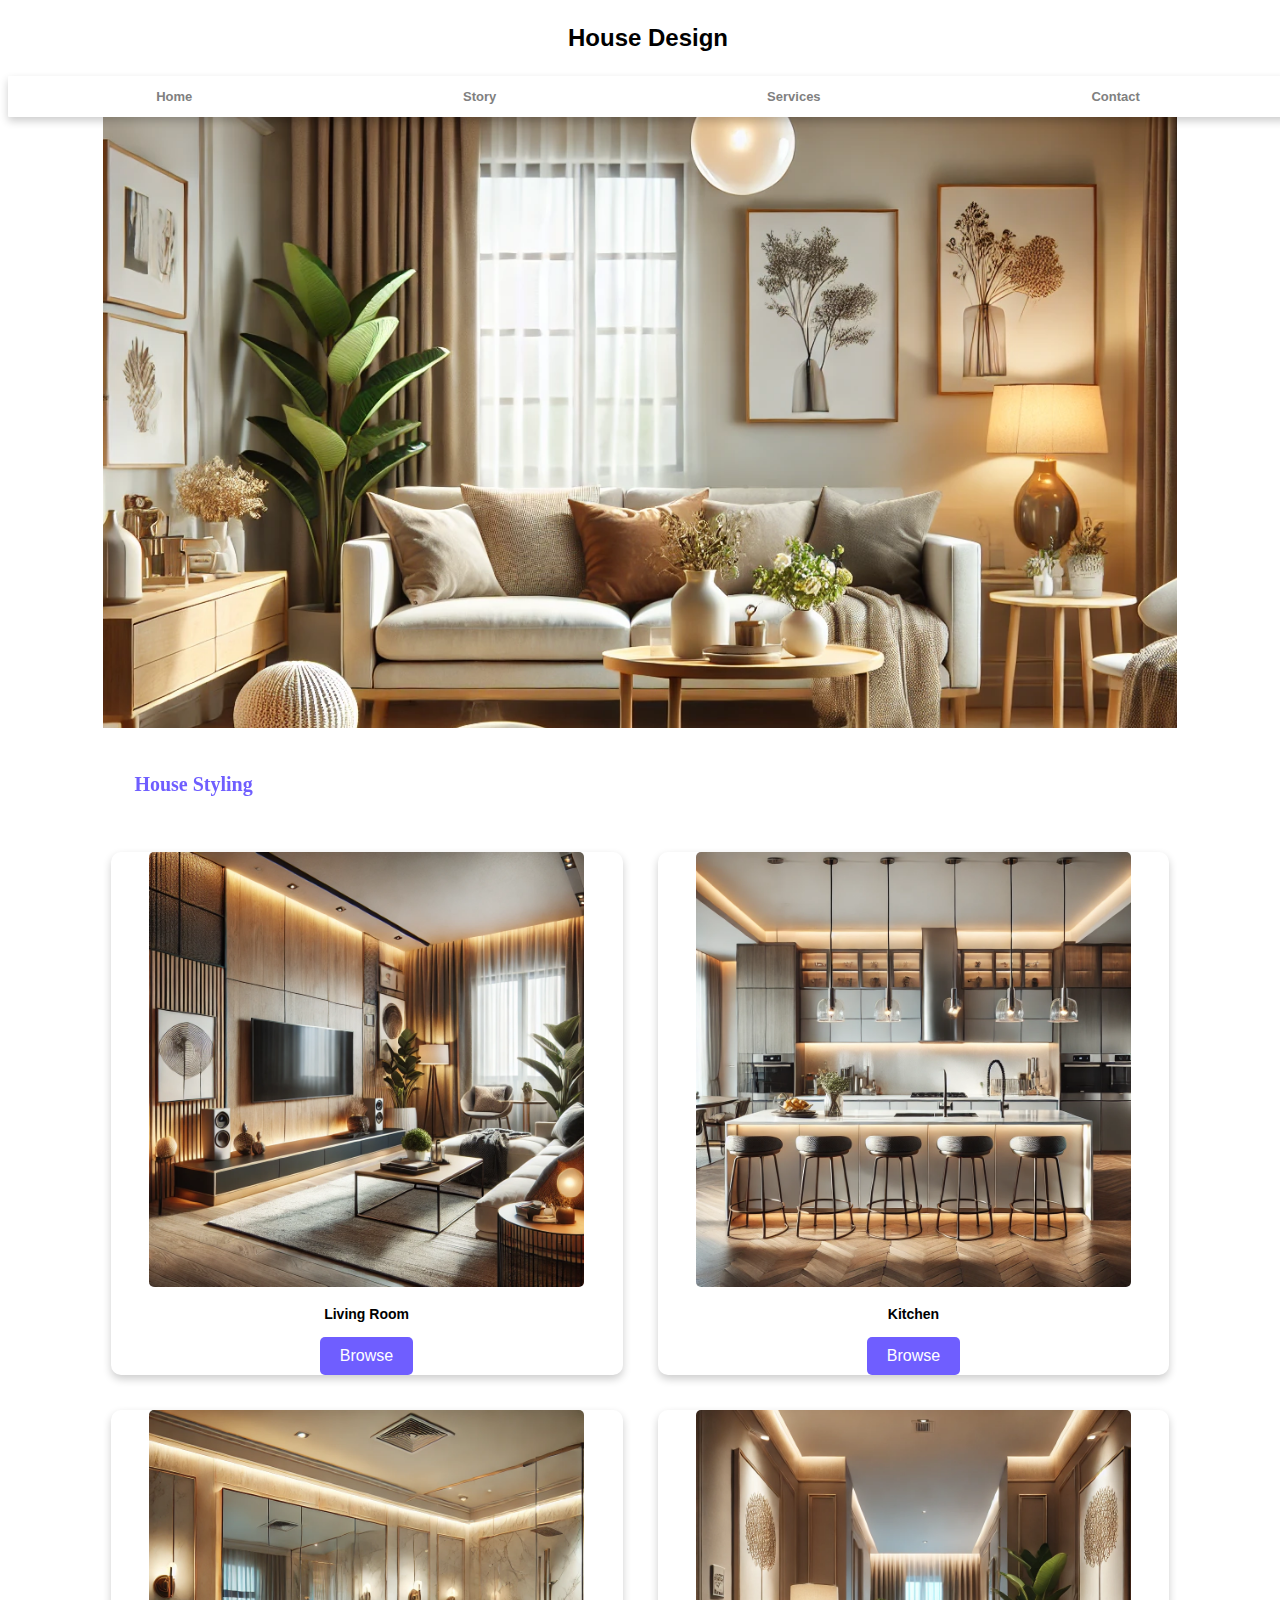
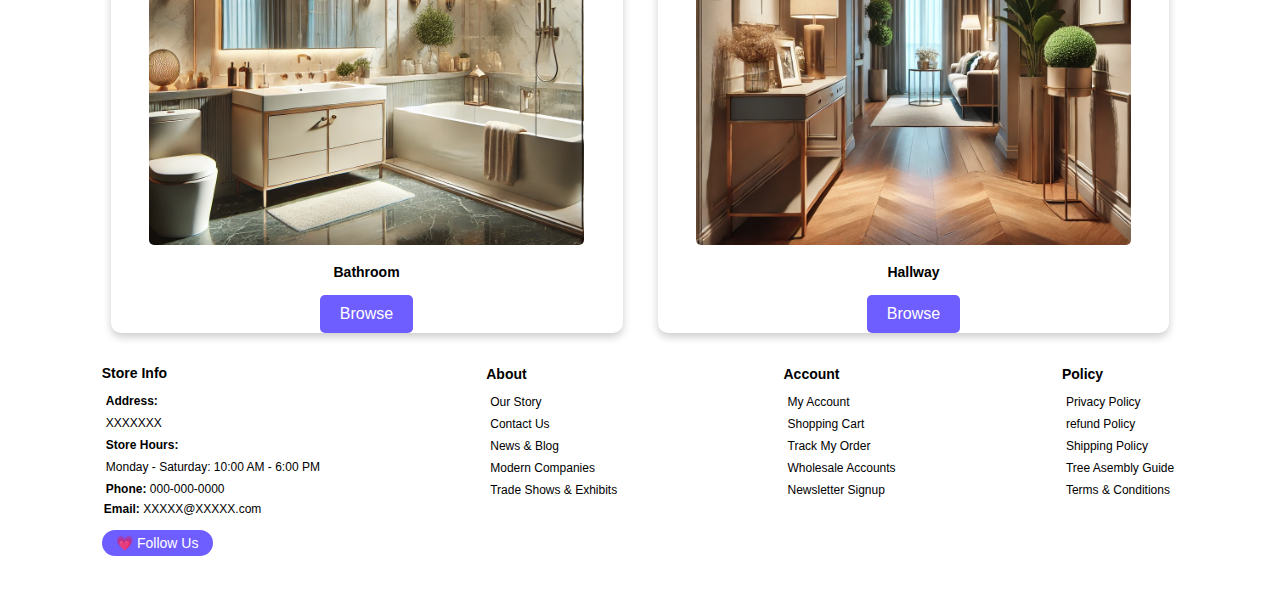
<file: Homework1 - Student Files/my-project/index.html>
<!DOCTYPE html>
<html lang="en">

<head>
  <meta charset="UTF-8">
  <meta name="viewport" content="width=device-width, initial-scale=1.0">
  <link rel="stylesheet" href="styles.css">
  <style>
    /* Parallax styling */
    .parallax {
      background-image: url("image/background.jpg");
      width: 85%;
      height: 80vh;
      max-height: 1000px;
      margin: 0 auto;
      background-attachment: fixed;
      background-position: center;
      background-repeat: no-repeat;
      background-size: cover;
      display: flex;
      justify-content: center;
      align-items: center;
    }
  </style>
</head>

<body>
  <header class="header">
    <!-- Title -->
    <p class="houseDesign">House Design</p>

    <!-- Navigation bar -->
    <div class="navigation">
      <a class="navigation2" href="#">Home</a>
      <a class="navigation2" href="#">Story</a>
      <a class="navigation2" href="#">Services</a>
      <a class="navigation2" href="#">Contact</a>
    </div>
  </header>

  <main>
    <!-- Parallax section -->
    <div class="parallax"></div>

    <!-- House Styling Section -->
    <p class="housestyling">House Styling</p>

    <!-- Image Gallery Section -->
    <div class="imagecontainer">
      <div class="picture">
        <img class="img" src="image/image_1.jpg" >
        <p class="centertext">Living Room</p>
        <button class="button">Browse</button>
      </div>

      <div class="picture">
        <img class="img" src="image/image_2.jpg">
        <p class="centertext">Kitchen</p>
        <button class="button">Browse</button>
      </div>

      <div class="picture">
        <img class="img" src="image/image_3.jpg">
        <p class="centertext">Bathroom</p>
        <button class="button">Browse</button>
      </div>

      <div class="picture">
        <img class="img" src="image/image_4.jpg">
        <p class="centertext">Hallway</p>
        <button class="button">Browse</button>
      </div>
    </div>

    <!-- Footer Section -->
    <footer>  
      <div class="footer-Container2">
        <div class="footer-Container">
          <h1 class="Footer">Store Info</h1>
          <a class="FooterContent2">Address:</a>
          <a class="FooterContent">XXXXXXX</a>
          <a class="FooterContent2">Store Hours:</a>
          <a class="FooterContent">Monday - Saturday: 10:00 AM - 6:00 PM</a>
          <a class="FooterContent"><span style="font-weight: bold;">Phone:</span> 000-000-0000</a>
          <a class="FooterContent3"><span style="font-weight: bold;">Email:</span> XXXXX@XXXXX.com</span></a>
          <button class="buttonfooter">💗 Follow Us</button>
          <!-- <a class="FooterContent2">Email: XXXXX@XXXXX.com</a> -->
        </div>

        <div class="footer-Container">
          <h1 class="Footer">About</h1>
          <a class="FooterContent">Our Story</a>
          <a class="FooterContent">Contact Us</a>
          <a class="FooterContent">News & Blog</a>
          <a class="FooterContent">Modern Companies</a>
          <a class="FooterContent">Trade Shows & Exhibits</a>
          <a class="spacer"> s</a>
          <a class="spacer"> s</a>
          <a class="spacer"> s</a>
          

        </div>
        <div class="footer-Container">
          <h1 class="Footer">Account</h1>
          <a class="FooterContent">My Account</a>
          <a class="FooterContent">Shopping Cart</a>
          <a class="FooterContent">Track My Order</a>
          <a class="FooterContent">Wholesale Accounts</a>
          <a class="FooterContent">Newsletter Signup</a>
          <a class="spacer"> s</a>
          <a class="spacer"> s</a>
          <a class="spacer"> s</a>
        </div>
        <div class="footer-Container">
          <h1 class="Footer">Policy</h1>
          <a class="FooterContent">Privacy Policy</a>
          <a class="FooterContent">refund Policy</a>
          <a class="FooterContent">Shipping Policy</a>
          <a class="FooterContent">Tree Asembly Guide</a>
          <a class="FooterContent">Terms & Conditions</a>
          <a class="spacer"> s</a>
          <a class="spacer"> s</a>
          <a class="spacer"> s</a>
        </div>
      </div>
        <!-- Website Information -->
        <br>
      </footer>
    </div>
  </main>
</body>

</html>
</file>
<file: Homework1 - Student Files/my-project/styles.css>
/* General Guidelines:
   - Use the provided purple color (#6f5eff) where applicable.
   - The default font family for HW1 should be Arial, sans-serif.
*/
/* Typography: */
/* 
"House Design" title 
    font-size: 1.5rem;
    font-weight: bold;
"House Styling" title 
    font-size: 20px;
Footer section headings: 'Store Info', 'About', 'Account', 'Policy'
    font-size: 14px;
Footer content 
    font-size: 12px;
For all other text, if not specified above, an approximate font size is acceptable. 
*/
.houseDesign {
    /*"House Design" title;*/
    color:black;
    font-family: sans-serif;
    text-align: center;
    font-size: 1.5rem;
    font-weight: bold;
}

.navigation {
    display: flex;
    flex-direction: row;
    justify-content: space-around;
    padding: 1%;
    align-items: center;
    text-align: center;
    flex-wrap: nowrap;
    color:grey;
    font-family: sans-serif;
    font-size: small;
    font-weight: bold;
    background: white;
    border-radius: 1px;
    box-shadow: 0 4px 8px rgba(0, 0, 0, 0.2);
}

.navigation2{
    color:grey;
    text-decoration: none;
}

.housestyling {
    text-align: left;
    padding: 2%;
    color: #6f5eff;
    font-size: 20px;
    font-weight: bold;
    transform: translateX(8%);
}

.Footer {
    text-align: left;   
    font-weight: bold;
    font-size: 14px;
    font-family: sans-serif;
}

.FooterContent {
    text-align: left;   
    font-weight: normal;
    font-size: 12px;
    font-family: sans-serif;
    padding: 4px;
}

.FooterContent2{
    text-align: left;    
    font-weight: bold;
    font-size: 12px;
    font-family: sans-serif;
    padding: 4px;
    justify-content: space-between;
    align-items: center;
}

.footer-Container{
    display: flex;
    flex-direction: column;
    justify-content: space-evenly;
    align-items: left;
    flex-wrap: wrap;
}

.center {
    display: block;
    margin-left: auto;
    margin-right: auto;
}

.header{
    position: fixed;
    background-color: white;
    width: 100%;
    top: 0;
    flex-direction: column;
    margin-right: 4rem;
}



.centertext{
    text-align: center;
    font-weight: bold;
    font-size: 14px;
    font-family: sans-serif;
    color: black;
}

.button{
    margin-top: 1px;
    padding: 10px 20px;
    font-size: 16px;
    border: none;
    background-color: #6f5eff;
    color: white;
    cursor: pointer;
    border-radius: 5px;
}

.buttonfooter{
    margin-top: 12px;
    padding: 5px 6px;
    font-size: 14px;
    border: none;
    background-color: #6f5eff;
    color: white;
    cursor: pointer;
    border-radius: 20px;
    display: inline-block;
    text-align: center;
    width: 50%;
}

.imagecontainer{
    display:flex;
    flex-wrap:wrap;
    justify-content: center;
    align-items: center;
    text-align:center;
    margin:0px auto;
    width: 90%;
    gap: 15px;
}

.img{
    flex: 1 0 45%;
    width: 85%; 
    height: 30%;
    object-fit: cover;
    border-radius: 5px;
}

.img :hover{
      transform: scale(1.1);    
}

.picture{
    width: 45%;
    max-width: 50%;
    height: 40%;
    margin: 10px;
    font-size: 20px;
    color: white;
    flex-direction: column;
    background: white;
    border-radius: 10px;
    box-shadow: 0 4px 8px rgba(0, 0, 0, 0.2);

}

.footer-Container2{
    display: flex;
    flex-direction: row;
    justify-content: space-around;
    padding: 1%;
    align-items: center;
    flex-wrap: nowrap;
}

.FooterContent3{
    text-align: left;    
    font-weight: normal;
    font-size: 12px;
    font-family: sans-serif;
    padding: 2px;
    justify-content: space-between;
    align-items: left;
}

.spacer{
    color: white;
    text-align: left;   
    font-weight: normal;
    font-size: 12px;
    font-family: sans-serif;
    padding: 2px;
}

/* TO-DO */
</file>
